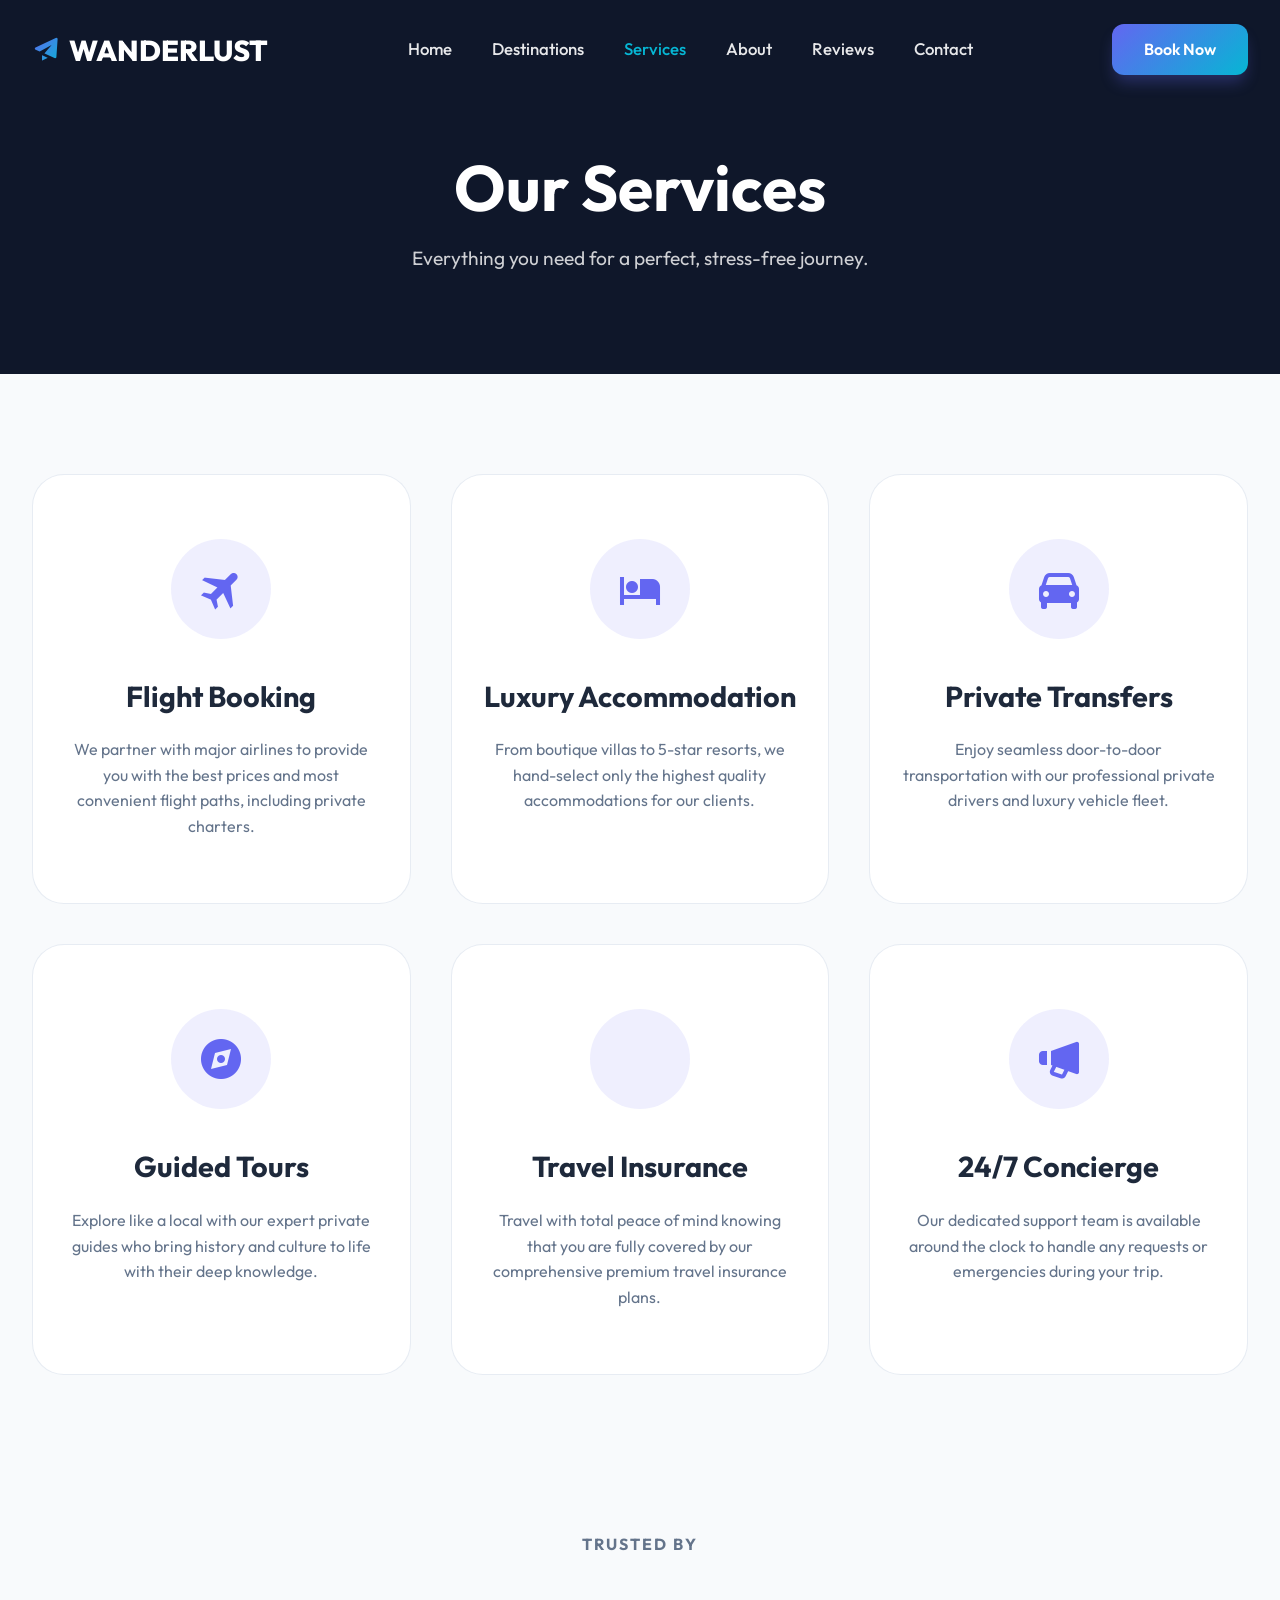
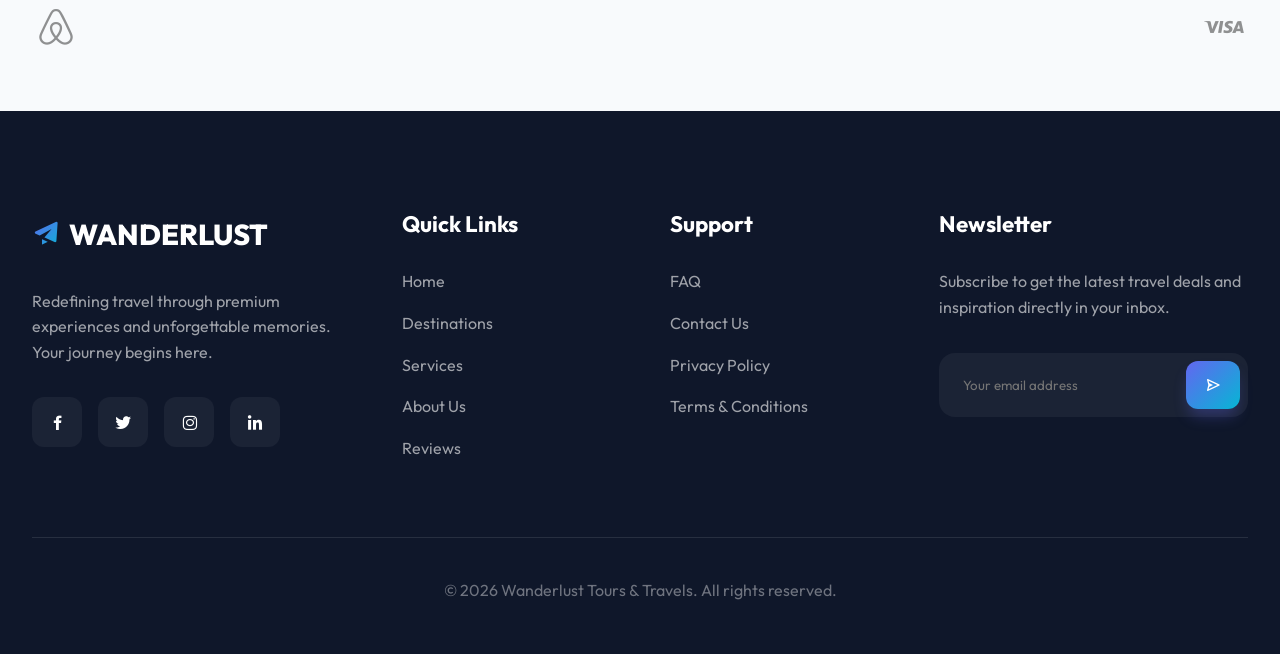
<file: services.html>
<!DOCTYPE html>
<html lang="en">
<head>
    <meta charset="UTF-8">
    <meta name="viewport" content="width=device-width, initial-scale=1.0">
    <title>Our Services | Wanderlust</title>
    <!-- Google Fonts -->
    <link rel="preconnect" href="https://fonts.googleapis.com">
    <link rel="preconnect" href="https://fonts.gstatic.com" crossorigin>
    <link href="https://fonts.googleapis.com/css2?family=Outfit:wght@300;400;500;600;700;800&display=swap" rel="stylesheet">
    <!-- Boxicons -->
    <link href='https://unpkg.com/boxicons@2.1.4/css/boxicons.min.css' rel='stylesheet'>
    <link rel="stylesheet" href="style.css">
</head>
<body>

    <!-- Header -->
    <header id="header" class="scrolled">
        <div class="container nav-container">
            <a href="index.html" class="logo"><i class='bx bxs-paper-plane'></i> WANDERLUST</a>
            <nav>
                <ul class="nav-links">
                    <li><a href="index.html">Home</a></li>
                    <li><a href="destinations.html">Destinations</a></li>
                    <li><a href="services.html" class="active">Services</a></li>
                    <li><a href="about.html">About</a></li>
                    <li><a href="reviews.html">Reviews</a></li>
                    <li><a href="contact.html">Contact</a></li>
                </ul>
            </nav>
            <div class="nav-btns">
                <a href="contact.html" class="btn btn-primary">Book Now</a>
                <div class="menu-icon" id="menu-icon">
                    <i class='bx bx-menu-alt-right'></i>
                </div>
            </div>
        </div>
    </header>

    <!-- Page Header -->
    <section style="padding-top: 150px; background: var(--bg-dark); color: white; text-align: center;">
        <div class="container">
            <h1 style="font-size: 4rem; margin-bottom: 1rem;">Our Services</h1>
            <p style="font-size: 1.2rem; opacity: 0.8; max-width: 700px; margin: 0 auto;">Everything you need for a perfect, stress-free journey.</p>
        </div>
    </section>

    <!-- Services Detailed -->
    <section>
        <div class="container">
            <div class="grid-container">
                <div class="service-card reveal">
                    <div class="service-icon"><i class='bx bxs-plane-alt'></i></div>
                    <h3>Flight Booking</h3>
                    <p>We partner with major airlines to provide you with the best prices and most convenient flight paths, including private charters.</p>
                </div>
                <div class="service-card reveal">
                    <div class="service-icon"><i class='bx bxs-hotel'></i></div>
                    <h3>Luxury Accommodation</h3>
                    <p>From boutique villas to 5-star resorts, we hand-select only the highest quality accommodations for our clients.</p>
                </div>
                <div class="service-card reveal">
                    <div class="service-icon"><i class='bx bxs-car'></i></div>
                    <h3>Private Transfers</h3>
                    <p>Enjoy seamless door-to-door transportation with our professional private drivers and luxury vehicle fleet.</p>
                </div>
                <div class="service-card reveal">
                    <div class="service-icon"><i class='bx bxs-compass'></i></div>
                    <h3>Guided Tours</h3>
                    <p>Explore like a local with our expert private guides who bring history and culture to life with their deep knowledge.</p>
                </div>
                <div class="service-card reveal">
                    <div class="service-icon"><i class='bx bxs-shield-alt'></i></div>
                    <h3>Travel Insurance</h3>
                    <p>Travel with total peace of mind knowing that you are fully covered by our comprehensive premium travel insurance plans.</p>
                </div>
                <div class="service-card reveal">
                    <div class="service-icon"><i class='bx bxs-megaphone'></i></div>
                    <h3>24/7 Concierge</h3>
                    <p>Our dedicated support team is available around the clock to handle any requests or emergencies during your trip.</p>
                </div>
            </div>
        </div>
    </section>

    <!-- Partners Section -->
    <section style="background: var(--bg-body); padding: 60px 0;">
        <div class="container">
            <div style="text-align: center; margin-bottom: 3rem;">
                <h3 style="color: var(--text-muted); font-size: 1rem; text-transform: uppercase; letter-spacing: 2px;">Trusted By</h3>
            </div>
            <div style="display: flex; justify-content: space-between; align-items: center; opacity: 0.5; filter: grayscale(1);">
                <i class='bx bxl-airbnb' style="font-size: 3rem;"></i>
                <i class='bx bxl-tripadvisor' style="font-size: 3rem;"></i>
                <i class='bx bxl-booking' style="font-size: 3rem;"></i>
                <i class='bx bxl-expedia' style="font-size: 3rem;"></i>
                <i class='bx bxl-visa' style="font-size: 3rem;"></i>
            </div>
        </div>
    </section>

    <!-- Footer -->
    <footer>
        <div class="container">
            <div class="footer-grid">
                <div class="footer-col">
                    <a href="index.html" class="logo" style="color: white; margin-bottom: 2rem;"><i class='bx bxs-paper-plane'></i> WANDERLUST</a>
                    <p>Redefining travel through premium experiences and unforgettable memories. Your journey begins here.</p>
                    <div class="social-links">
                        <a href="#"><i class='bx bxl-facebook'></i></a>
                        <a href="#"><i class='bx bxl-twitter'></i></a>
                        <a href="#"><i class='bx bxl-instagram'></i></a>
                        <a href="#"><i class='bx bxl-linkedin'></i></a>
                    </div>
                </div>
                <div class="footer-col">
                    <h4>Quick Links</h4>
                    <ul class="footer-links">
                        <li><a href="index.html">Home</a></li>
                        <li><a href="destinations.html">Destinations</a></li>
                        <li><a href="services.html">Services</a></li>
                        <li><a href="about.html">About Us</a></li>
                        <li><a href="reviews.html">Reviews</a></li>
                    </ul>
                </div>
                <div class="footer-col">
                    <h4>Support</h4>
                    <ul class="footer-links">
                        <li><a href="#">FAQ</a></li>
                        <li><a href="contact.html">Contact Us</a></li>
                        <li><a href="#">Privacy Policy</a></li>
                        <li><a href="#">Terms & Conditions</a></li>
                    </ul>
                </div>
                <div class="footer-col">
                    <h4>Newsletter</h4>
                    <p>Subscribe to get the latest travel deals and inspiration directly in your inbox.</p>
                    <form class="newsletter-form">
                        <input type="email" placeholder="Your email address" required>
                        <button type="submit" class="btn btn-primary" style="padding: 0.8rem 1.2rem;"><i class='bx bx-send'></i></button>
                    </form>
                </div>
            </div>
            <div class="footer-bottom">
                <p>&copy; 2026 Wanderlust Tours & Travels. All rights reserved.</p>
            </div>
        </div>
    </footer>

    <script src="script.js"></script>
</body>
</html>
</file>
<file: style.css>
/* ==================== 
   Modern Design System 
   ==================== */
:root {
    --primary: #6366f1;
    --primary-hover: #4f46e5;
    --accent: #06b6d4;
    --bg-dark: #0f172a;
    --bg-card: #ffffff;
    --bg-body: #f8fafc;
    --text-main: #1e293b;
    --text-muted: #64748b;
    --white: #ffffff;
    --glass: rgba(255, 255, 255, 0.7);
    --glass-dark: rgba(15, 23, 42, 0.8);
    --border: rgba(226, 232, 240, 0.8);
    --shadow-sm: 0 1px 2px 0 rgb(0 0 0 / 0.05);
    --shadow: 0 10px 15px -3px rgb(0 0 0 / 0.1), 0 4px 6px -4px rgb(0 0 0 / 0.1);
    --shadow-lg: 0 20px 25px -5px rgb(0 0 0 / 0.1), 0 8px 10px -6px rgb(0 0 0 / 0.1);
    --transition: all 0.4s cubic-bezier(0.4, 0, 0.2, 1);
}

/* ==================== 
   Reset & Base Styles 
   ==================== */
* {
    margin: 0;
    padding: 0;
    box-sizing: border-box;
    font-family: 'Outfit', sans-serif;
}

html {
    scroll-behavior: smooth;
}

body {
    background-color: var(--bg-body);
    color: var(--text-main);
    line-height: 1.6;
    overflow-x: hidden;
}

a {
    text-decoration: none;
    color: inherit;
    transition: var(--transition);
}

ul {
    list-style: none;
}

img {
    max-width: 100%;
    height: auto;
    display: block;
}

section {
    padding: 100px 0;
}

.container {
    max-width: 1280px;
    margin: 0 auto;
    padding: 0 2rem;
}

/* ==================== 
   Typography 
   ==================== */
h1, h2, h3, h4 {
    font-weight: 700;
    line-height: 1.2;
}

.section-title {
    text-align: center;
    margin-bottom: 4rem;
}

.section-title h2 {
    font-size: 3rem;
    background: linear-gradient(135deg, var(--primary), var(--accent));
    -webkit-background-clip: text;
    -webkit-text-fill-color: transparent;
    margin-bottom: 1rem;
}

.section-title p {
    color: var(--text-muted);
    font-size: 1.2rem;
    max-width: 600px;
    margin: 0 auto;
}

/* ==================== 
   Buttons 
   ==================== */
.btn {
    display: inline-flex;
    align-items: center;
    gap: 0.5rem;
    padding: 0.8rem 2rem;
    border-radius: 12px;
    font-weight: 600;
    cursor: pointer;
    transition: var(--transition);
    border: none;
    font-size: 1rem;
}

.btn-primary {
    background: linear-gradient(135deg, var(--primary), var(--accent));
    color: var(--white);
    box-shadow: 0 10px 15px -3px rgba(99, 102, 241, 0.3);
}

.btn-primary:hover {
    transform: translateY(-3px);
    box-shadow: 0 20px 25px -5px rgba(99, 102, 241, 0.4);
}

.btn-outline {
    background: transparent;
    border: 2px solid var(--primary);
    color: var(--primary);
}

.btn-outline:hover {
    background: var(--primary);
    color: var(--white);
    transform: translateY(-3px);
}

/* ==================== 
   Header & Navigation 
   ==================== */
header {
    position: fixed;
    top: 0;
    left: 0;
    width: 100%;
    z-index: 1000;
    padding: 1.5rem 0;
    transition: var(--transition);
}

header.scrolled {
    background: var(--glass);
    backdrop-filter: blur(12px);
    -webkit-backdrop-filter: blur(12px);
    border-bottom: 1px solid var(--border);
    padding: 1rem 0;
    box-shadow: var(--shadow-sm);
}

.nav-container {
    display: flex;
    justify-content: space-between;
    align-items: center;
}

.logo {
    font-size: 1.8rem;
    font-weight: 800;
    display: flex;
    align-items: center;
    gap: 0.5rem;
    color: var(--white);
}

header.scrolled .logo {
    color: var(--bg-dark);
}

.logo i {
    background: linear-gradient(135deg, var(--primary), var(--accent));
    -webkit-background-clip: text;
    -webkit-text-fill-color: transparent;
}

.nav-links {
    display: flex;
    gap: 2.5rem;
}

.nav-links a {
    color: var(--white);
    font-weight: 500;
    font-size: 1.05rem;
    opacity: 0.9;
}

header.scrolled .nav-links a {
    color: var(--text-main);
}

.nav-links a:hover,
.nav-links a.active {
    color: var(--accent);
    opacity: 1;
}

.nav-btns {
    display: flex;
    align-items: center;
    gap: 1rem;
}

.menu-icon {
    display: none;
    font-size: 2rem;
    color: var(--white);
    cursor: pointer;
}

header.scrolled .menu-icon {
    color: var(--text-main);
}

/* ==================== 
   Hero Section 
   ==================== */
.hero {
    position: relative;
    height: 100vh;
    display: flex;
    align-items: center;
    background: var(--bg-dark);
    overflow: hidden;
    padding: 0;
}

.hero-bg {
    position: absolute;
    top: 0;
    left: 0;
    width: 100%;
    height: 100%;
    z-index: 1;
}

.hero-bg img {
    width: 100%;
    height: 100%;
    object-fit: cover;
    opacity: 0.5;
}

.hero-bg::after {
    content: '';
    position: absolute;
    top: 0;
    left: 0;
    width: 100%;
    height: 100%;
    background: linear-gradient(to bottom, rgba(15, 23, 42, 0.4), var(--bg-dark));
}

.hero-content {
    position: relative;
    z-index: 2;
    max-width: 800px;
    color: var(--white);
}

.hero-content span {
    display: inline-block;
    color: var(--accent);
    font-weight: 600;
    text-transform: uppercase;
    letter-spacing: 4px;
    margin-bottom: 1rem;
    animation: fadeInDown 1s ease;
}

.hero-content h1 {
    font-size: 5rem;
    line-height: 1.1;
    margin-bottom: 2rem;
    animation: fadeInLeft 1s ease 0.2s both;
}

.hero-content h1 span {
    display: block;
    background: linear-gradient(135deg, var(--primary), var(--accent));
    -webkit-background-clip: text;
    -webkit-text-fill-color: transparent;
    letter-spacing: normal;
    text-transform: none;
}

.hero-content p {
    font-size: 1.25rem;
    opacity: 0.8;
    margin-bottom: 3rem;
    animation: fadeInLeft 1s ease 0.4s both;
}

/* ==================== 
   Cards & Destinations 
   ==================== */
.grid-container {
    display: grid;
    grid-template-columns: repeat(auto-fit, minmax(350px, 1fr));
    gap: 2.5rem;
}

.card {
    background: var(--bg-card);
    border-radius: 24px;
    overflow: hidden;
    box-shadow: var(--shadow);
    transition: var(--transition);
    border: 1px solid var(--border);
}

.card:hover {
    transform: translateY(-10px);
    box-shadow: var(--shadow-lg);
}

.card-img {
    height: 280px;
    overflow: hidden;
    position: relative;
}

.card-img img {
    width: 100%;
    height: 100%;
    object-fit: cover;
    transition: transform 0.6s cubic-bezier(0.4, 0, 0.2, 1);
}

.card:hover .card-img img {
    transform: scale(1.1);
}

.card-tag {
    position: absolute;
    top: 1.5rem;
    left: 1.5rem;
    background: var(--glass-dark);
    backdrop-filter: blur(8px);
    color: var(--white);
    padding: 0.5rem 1.2rem;
    border-radius: 100px;
    font-size: 0.85rem;
    font-weight: 600;
}

.card-body {
    padding: 2rem;
}

.card-header {
    display: flex;
    justify-content: space-between;
    align-items: center;
    margin-bottom: 1rem;
}

.card-header h3 {
    font-size: 1.5rem;
}

.card-rating {
    display: flex;
    align-items: center;
    gap: 0.3rem;
    color: #f59e0b;
    font-weight: 600;
}

.card-body p {
    color: var(--text-muted);
    margin-bottom: 2rem;
}

.card-footer {
    display: flex;
    justify-content: space-between;
    align-items: center;
    padding-top: 1.5rem;
    border-top: 1px solid var(--border);
}

.card-price {
    font-size: 1.5rem;
    font-weight: 700;
    color: var(--primary);
}

.card-price span {
    font-size: 0.9rem;
    color: var(--text-muted);
    font-weight: 400;
}

/* ==================== 
   Services 
   ==================== */
.service-card {
    text-align: center;
    padding: 4rem 2rem;
    background: var(--bg-card);
    border-radius: 32px;
    border: 1px solid var(--border);
    transition: var(--transition);
}

.service-card:hover {
    background: var(--bg-dark);
    color: var(--white);
    transform: translateY(-10px);
}

.service-icon {
    width: 100px;
    height: 100px;
    background: rgba(99, 102, 241, 0.1);
    border-radius: 50%;
    display: flex;
    align-items: center;
    justify-content: center;
    margin: 0 auto 2.5rem;
    font-size: 3rem;
    color: var(--primary);
    transition: var(--transition);
}

.service-card:hover .service-icon {
    background: var(--primary);
    color: var(--white);
    transform: scale(1.1) rotate(360deg);
}

.service-card h3 {
    margin-bottom: 1.5rem;
    font-size: 1.8rem;
}

.service-card p {
    color: var(--text-muted);
}

.service-card:hover p {
    color: rgba(255, 255, 255, 0.7);
}

/* ==================== 
   Reviews 
   ==================== */
.review-card {
    padding: 3rem;
    border-radius: 32px;
    background: var(--bg-card);
    box-shadow: var(--shadow);
    position: relative;
}

.review-card i.quote {
    position: absolute;
    top: 2rem;
    right: 2rem;
    font-size: 4rem;
    opacity: 0.1;
    color: var(--primary);
}

.review-content {
    font-size: 1.1rem;
    font-style: italic;
    margin-bottom: 2.5rem;
    position: relative;
    z-index: 1;
}

.review-user {
    display: flex;
    align-items: center;
    gap: 1.5rem;
}

.review-user img {
    width: 70px;
    height: 70px;
    border-radius: 50%;
    object-fit: cover;
    border: 3px solid var(--primary);
}

.user-info h4 {
    font-size: 1.2rem;
}

.user-info .stars {
    color: #f59e0b;
    font-size: 0.9rem;
}

/* ==================== 
   Contact 
   ==================== */
.contact-wrapper {
    display: grid;
    grid-template-columns: 1fr 1.5fr;
    gap: 4rem;
    background: var(--bg-card);
    border-radius: 40px;
    overflow: hidden;
    box-shadow: var(--shadow-lg);
}

.contact-info {
    background: var(--bg-dark);
    padding: 4rem;
    color: var(--white);
    display: flex;
    flex-direction: column;
    gap: 3rem;
}

.info-item {
    display: flex;
    gap: 1.5rem;
    align-items: flex-start;
}

.info-item i {
    width: 60px;
    height: 60px;
    background: rgba(255, 255, 255, 0.1);
    border-radius: 16px;
    display: flex;
    align-items: center;
    justify-content: center;
    font-size: 1.5rem;
    color: var(--accent);
}

.info-item h4 {
    font-size: 1.25rem;
    margin-bottom: 0.5rem;
}

.info-item p {
    color: rgba(255, 255, 255, 0.7);
}

.contact-form {
    padding: 4rem;
}

.form-grid {
    display: grid;
    grid-template-columns: 1fr 1fr;
    gap: 2rem;
}

.form-group {
    display: flex;
    flex-direction: column;
    gap: 0.8rem;
}

.full-width {
    grid-column: span 2;
}

.form-group label {
    font-weight: 600;
    color: var(--text-main);
}

.form-group input,
.form-group textarea {
    padding: 1.2rem;
    border-radius: 16px;
    border: 2px solid var(--border);
    outline: none;
    transition: var(--transition);
    font-size: 1rem;
}

.form-group input:focus,
.form-group textarea:focus {
    border-color: var(--primary);
    background: rgba(99, 102, 241, 0.05);
}

/* ==================== 
   Footer 
   ==================== */
footer {
    background: var(--bg-dark);
    color: var(--white);
    padding: 100px 0 50px;
}

.footer-grid {
    display: grid;
    grid-template-columns: 1.5fr 1fr 1fr 1.5fr;
    gap: 4rem;
    margin-bottom: 60px;
}

.footer-col h4 {
    font-size: 1.4rem;
    margin-bottom: 2rem;
}

.footer-col p {
    color: rgba(255, 255, 255, 0.6);
    margin-bottom: 2rem;
}

.social-links {
    display: flex;
    gap: 1rem;
}

.social-links a {
    width: 50px;
    height: 50px;
    background: rgba(255, 255, 255, 0.05);
    border-radius: 12px;
    display: flex;
    align-items: center;
    justify-content: center;
    font-size: 1.2rem;
}

.social-links a:hover {
    background: var(--primary);
    transform: translateY(-5px);
}

.footer-links li {
    margin-bottom: 1rem;
}

.footer-links a {
    color: rgba(255, 255, 255, 0.6);
}

.footer-links a:hover {
    color: var(--accent);
    padding-left: 10px;
}

.newsletter-form {
    display: flex;
    gap: 1rem;
    background: rgba(255, 255, 255, 0.05);
    padding: 0.5rem;
    border-radius: 16px;
}

.newsletter-form input {
    background: transparent;
    border: none;
    outline: none;
    color: var(--white);
    padding: 1rem;
    flex: 1;
}

.footer-bottom {
    padding-top: 40px;
    border-top: 1px solid rgba(255, 255, 255, 0.1);
    text-align: center;
    color: rgba(255, 255, 255, 0.4);
}

/* ==================== 
   Animations 
   ==================== */
@keyframes fadeInDown {
    from { opacity: 0; transform: translateY(-30px); }
    to { opacity: 1; transform: translateY(0); }
}

@keyframes fadeInLeft {
    from { opacity: 0; transform: translateX(-30px); }
    to { opacity: 1; transform: translateX(0); }
}

@keyframes slideUp {
    from { opacity: 0; transform: translateY(50px); }
    to { opacity: 1; transform: translateY(0); }
}

.reveal {
    opacity: 0;
    transform: translateY(30px);
    transition: all 0.8s ease-out;
}

.reveal.active {
    opacity: 1;
    transform: translateY(0);
}

/* ==================== 
   Responsive 
   ==================== */
@media (max-width: 1024px) {
    .footer-grid {
        grid-template-columns: repeat(2, 1fr);
    }
}

@media (max-width: 768px) {
    .nav-links {
        display: none;
    }
    
    .menu-icon {
        display: block;
    }
    
    .hero-content h1 {
        font-size: 3.5rem;
    }
    
    .contact-wrapper {
        grid-template-columns: 1fr;
    }
    
    .form-grid {
        grid-template-columns: 1fr;
    }
    
    .full-width {
        grid-column: span 1;
    }
}
</file>
